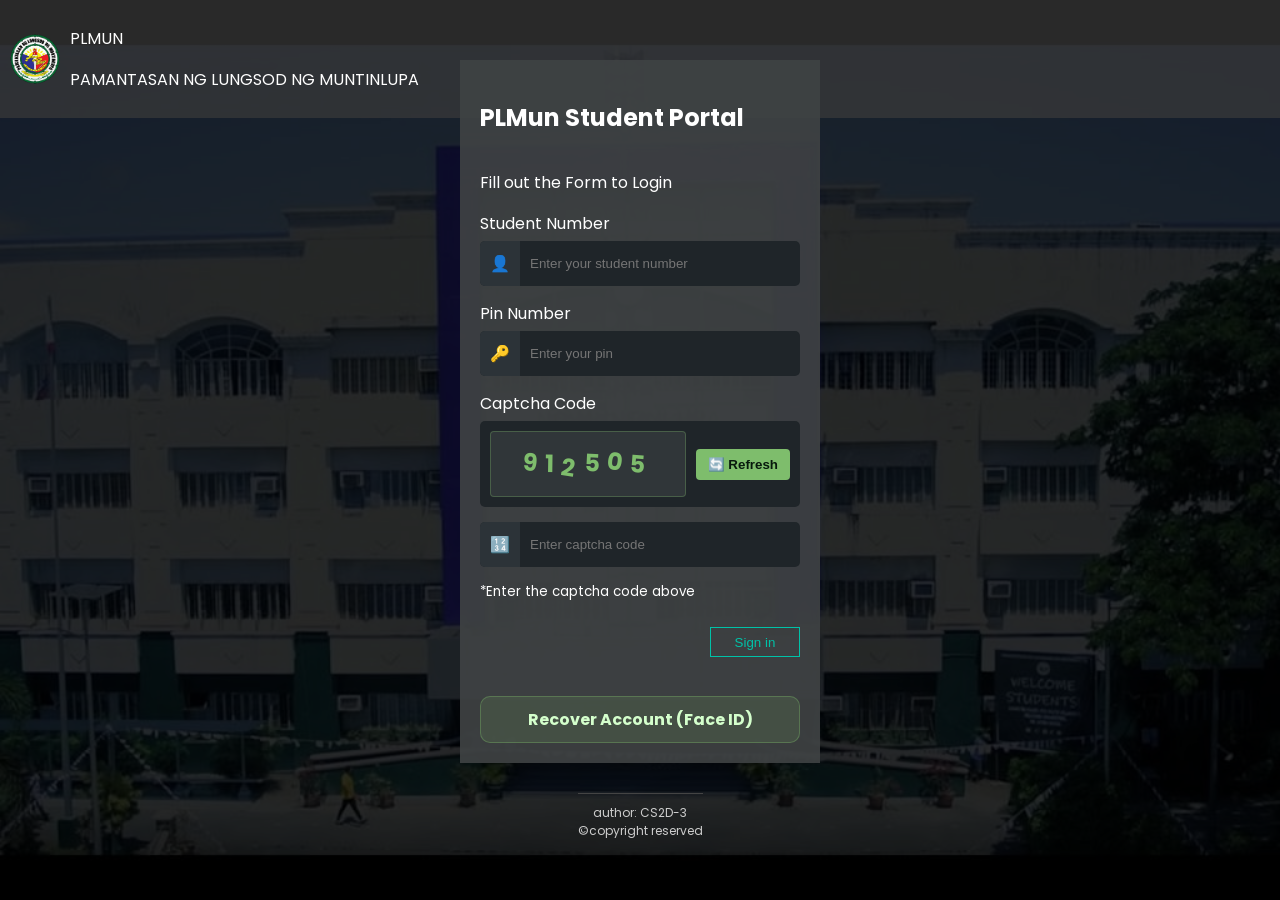
<file: index.html>
<!doctype html>
<html lang="en">
  <head>
    <meta charset="UTF-8" />
    <meta name="viewport" content="width=device-width, initial-scale=1.0" />
    <title>PLMUN Student Portal</title>
    <link rel="stylesheet" href="LogIn.css" />
    <link rel="icon" type="image/jpg" href="Project/plmun logo 96x96.jpg" />
    <link href="https://fonts.googleapis.com/css2?family=Poppins:wght@400;600&display=swap" rel="stylesheet">
  </head>

  <body>
    <div class="page">
      <div class="topbar">
        <img src="Project/logo.png" height="50" alt="PLMUN Logo" />
        <div>
          <p>PLMUN</p>
          <p>PAMANTASAN NG LUNGSOD NG MUNTINLUPA</p>
        </div>
      </div>

      <div class="card">
  <h2>PLMun Student Portal</h2>
  <p class="subtitle">Fill out the Form to Login</p>
  <label>Student Number</label>
  <div class="input-group">
    <span class="icon">👤</span>
    <input id="studentNumber" type="text" placeholder="Enter your student number">
  </div>

  <label>Pin Number</label>
  <div class="input-group">
    <span class="icon">🔑</span>
    <input id="pinNumber" type="password" placeholder="Enter your pin">
  </div>

  <label>Captcha Code</label>
  <div class="captcha-container">
    <div id="captchaDisplay" class="captcha-display"></div>
    <button type="button" id="refreshCaptcha" class="refresh-btn">🔄 Refresh</button>
  </div>

  <div class="input-group">
    <span class="icon">🔢</span>
    <input id="captchaCode" type="text" placeholder="Enter captcha code" maxlength="6">
  </div>
  <small>*Enter the captcha code above</small><br>
  <button id="signInBtn" type="button" class="signin">Sign in</button><br>
  <div id="loginMessage" class="login-message" style="display:none;"></div>
  <a href="recover.html" class="faceid">Recover Account (Face ID)</a>

</div>
<footer>
  <hr>
  author: CS2D-3<br>
  &copy;copyright reserved<br>
</footer>
  <script>
    // Captcha system
    function generateCaptcha() {
      const chars = '0123456789';
      let captcha = '';
      for (let i = 0; i < 6; i++) {
        captcha += chars.charAt(Math.floor(Math.random() * chars.length));
      }
      captcha = captcha.toUpperCase();
      sessionStorage.setItem('captchaCode', captcha);
      displayCaptcha(captcha);
    }

    function displayCaptcha(code) {
      const display = document.getElementById('captchaDisplay');
      display.innerHTML = code
        .split('')
        .map((char, i) => {
          const rotation = (Math.random() - 0.5) * 20;
          const yShift = (Math.random() - 0.5) * 10;
          return `<span style="transform: rotate(${rotation}deg) translateY(${yShift}px); display: inline-block; font-weight: bold; font-size: 24px; letter-spacing: 8px;">${char}</span>`;
        })
        .join('');
    }

    const refreshBtn = document.getElementById('refreshCaptcha');
    if (refreshBtn) {
      refreshBtn.addEventListener('click', (e) => {
        e.preventDefault();
        generateCaptcha();
      });
    }

    // Initialize captcha on page load
    document.addEventListener('DOMContentLoaded', () => {
      generateCaptcha();
    });

    const signInBtn = document.getElementById('signInBtn');
    const studentNumber = document.getElementById('studentNumber');
    const pinNumber = document.getElementById('pinNumber');
    const captchaCodeInput = document.getElementById('captchaCode');
    const loginMessage = document.getElementById('loginMessage');

    function showLoginMessage(text, type = 'error') {
      loginMessage.textContent = text;
      loginMessage.className = `login-message ${type}`;
      loginMessage.style.display = 'block';
    }

    signInBtn.addEventListener('click', () => {
      const studentValue = studentNumber ? studentNumber.value.trim() : '';
      const pinValue = pinNumber.value.trim();
      const captchaValue = captchaCodeInput.value.trim().toUpperCase();
      const storedCaptcha = sessionStorage.getItem('captchaCode');
      const storedPin = localStorage.getItem('confirmedPin');
      const changedPin = localStorage.getItem('newPin');

      if (!studentValue || !pinValue || !captchaValue) {
        showLoginMessage('Please fill in all fields including captcha.');
        return;
      }

      if (!storedCaptcha || captchaValue !== storedCaptcha) {
        showLoginMessage('Incorrect captcha code. Try again.');
        generateCaptcha();
        return;
      }

      if (changedPin && pinValue === changedPin) {
        window.location.href = 'success.html';
        return;
      }

      if (storedPin && pinValue === storedPin) {
        window.location.href = 'success.html';
        return;
      }

      showLoginMessage('Incorrect password. Click Face ID to recover your account.');
    });

    document.addEventListener('DOMContentLoaded', () => {
      if (localStorage.getItem('pinChanged') === 'true') {
        showLoginMessage('✅ Your pin was changed successfully. Please sign in with the new pin.', 'success');
        localStorage.removeItem('pinChanged');
      }
    });
  </script>
  </body>
</html>
</file>
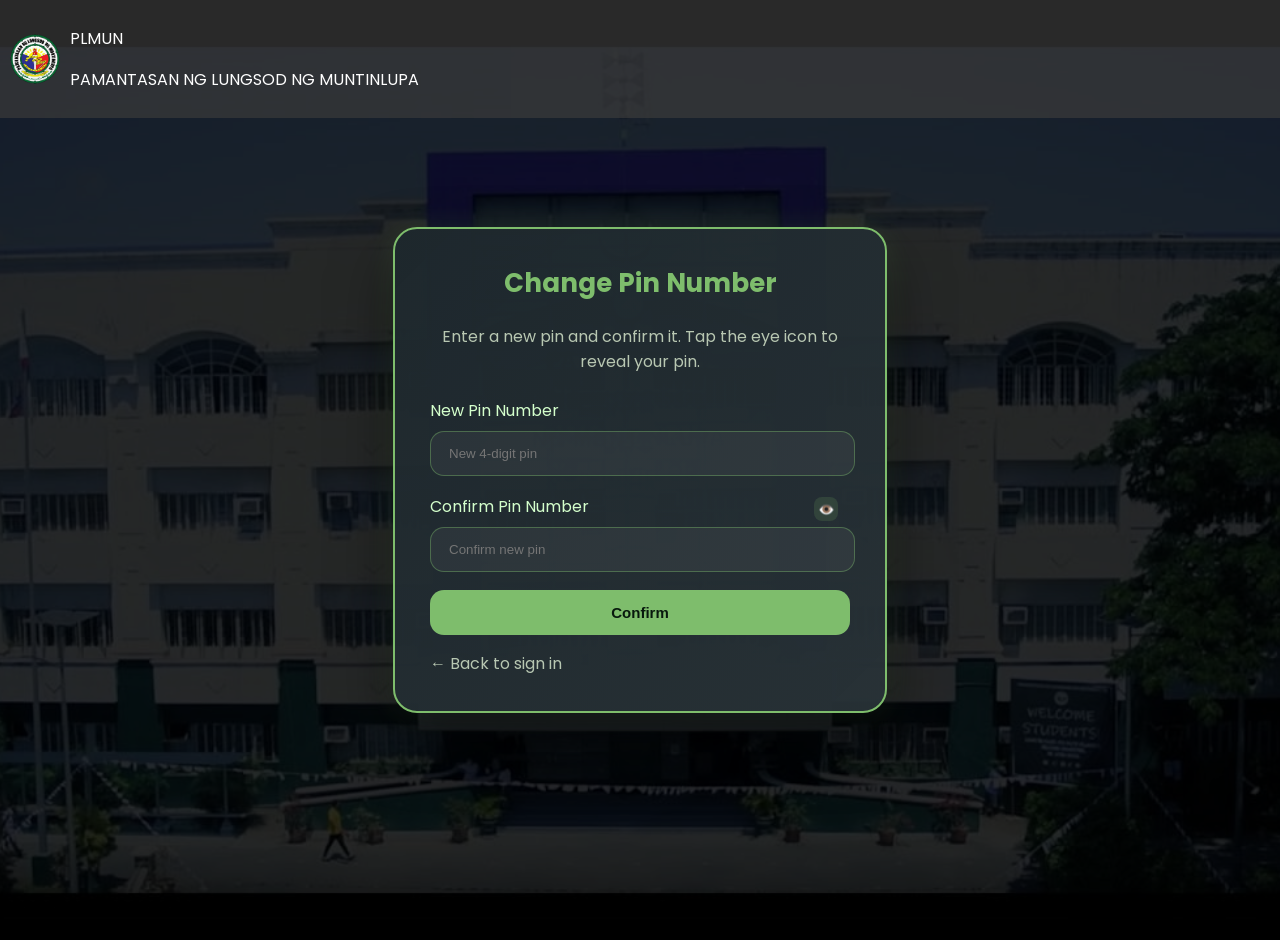
<file: change-pin.html>
<!doctype html>
<html lang="en">
  <head>
    <meta charset="UTF-8" />
    <meta name="viewport" content="width=device-width, initial-scale=1.0" />
    <title>Change Pin Number</title>
    <link rel="stylesheet" href="recovery.css" />
    <link rel="icon" type="image/jpg" href="Project/plmun logo 96x96.jpg" />
    <link
      href="https://fonts.googleapis.com/css2?family=Poppins:wght@400;600&display=swap"
      rel="stylesheet"
    />
    <style>
      .pin-card {
        width: 100%;
        max-width: 420px;
        margin: auto;
        background: linear-gradient(
          135deg,
          rgba(30, 40, 45, 0.98) 0%,
          rgba(40, 50, 55, 0.95) 100%
        );
        border: 2px solid #7ebd6c;
        border-radius: 24px;
        padding: 35px;
        box-shadow:
          0 30px 60px rgba(0, 0, 0, 0.5),
          0 0 30px rgba(126, 189, 108, 0.15);
        color: white;
      }

      .pin-card h2 {
        margin-top: 0;
        color: #7ebd6c;
        font-size: 26px;
        text-align: center;
      }

      .pin-card p {
        color: #b8c7b2;
        text-align: center;
        margin-bottom: 24px;
      }

      .input-with-icon {
        position: relative;
        margin-bottom: 18px;
      }

      .input-with-icon input {
        width: 85%;
        padding: 14px 48px 14px 18px;
        border-radius: 14px;
        border: 1px solid rgba(126, 189, 108, 0.4);
        background: rgba(255, 255, 255, 0.05);
        color: white;
        outline: none;
        transition: all 0.3s ease;
      }

      .input-with-icon input:focus {
        background: rgba(126, 189, 108, 0.08);
        border-color: #7ebd6c;
        box-shadow: 0 0 12px rgba(126, 189, 108, 0.2);
      }

      .input-with-icon input::-webkit-outer-spin-button,
      .input-with-icon input::-webkit-inner-spin-button {
        -webkit-appearance: none;
        margin: 0;
      }

      .input-with-icon .eye-button {
        position: absolute;
        right: 12px;
        bottom: 50%;
        transform: translateY(-50%);
        width: 24px;
        height: 24px;
        background: rgba(126, 189, 108, 0.16);
        border: none;
        border-radius: 8px;
        color: #d4ffcc;
        cursor: pointer;
        display: flex;
        align-items: center;
        justify-content: center;
      }

      .input-with-icon label {
        display: block;
        margin-bottom: 8px;
        color: #d4ffcc;
      }

      .change-message {
        margin: 22px 0 12px;
        padding: 14px 16px;
        border-radius: 14px;
        background: rgba(126, 189, 108, 0.12);
        border: 1px solid rgba(126, 189, 108, 0.3);
        color: #d8f6c4;
        text-align: center;
      }

      .confirm-button {
        width: 100%;
        padding: 14px 18px;
        background: #7ebd6c;
        color: #08190d;
        border: none;
        border-radius: 14px;
        font-size: 15px;
        font-weight: 700;
        cursor: pointer;
        transition:
          transform 0.2s ease,
          background 0.2s ease;
      }

      .confirm-button:hover {
        transform: translateY(-2px);
        background: #6aa55a;
      }

      .back-link {
        display: inline-block;
        margin-top: 16px;
        color: #b8c7b2;
        text-decoration: none;
      }

      .back-link:hover {
        color: #ffffff;
      }

      @media (max-width: 480px) {
        .pin-card {
          padding: 22px;
        }
      }
    </style>
  </head>
  <body>
    <div class="page">
      <div class="topbar">
        <img src="Project/logo.png" height="50" alt="PLMUN Logo" />
        <div>
          <p>PLMUN</p>
          <p>PAMANTASAN NG LUNGSOD NG MUNTINLUPA</p>
        </div>
      </div>

      <div class="pin-card">
        <h2>Change Pin Number</h2>
        <p>
          Enter a new pin and confirm it. Tap the eye icon to reveal your pin.
        </p>

        <div class="input-with-icon">
          <label for="newPin">New Pin Number</label>
          <input
            id="newPin"
            type="password"
            placeholder="New 4-digit pin"
            maxlength="4"
          />
        </div>

        <div class="input-with-icon">
          <label for="confirmPin">Confirm Pin Number</label>
          <button type="button" class="eye-button" data-target="confirmPin">
            👁️
          </button>
          <input
            id="confirmPin"
            type="password"
            placeholder="Confirm new pin"
            maxlength="4"
          />
        </div>

        <div
          id="changeMessage"
          class="change-message"
          style="display: none"
        ></div>

        <button id="confirmPinBtn" type="button" class="confirm-button">
          Confirm
        </button>

        <a href="index.html" class="back-link">← Back to sign in</a>
      </div>
    </div>

    <script>
      const toggleButtons = document.querySelectorAll(".eye-button");
      const newPinInput = document.getElementById("newPin");
      const confirmPinInput = document.getElementById("confirmPin");
      const confirmPinBtn = document.getElementById("confirmPinBtn");
      const changeMessage = document.getElementById("changeMessage");

      // Restrict input to numbers only and max 4 digits
      [newPinInput, confirmPinInput].forEach((input) => {
        input.addEventListener("input", (e) => {
          e.target.value = e.target.value.replace(/[^0-9]/g, "").slice(0, 4);
        });
      });

      toggleButtons.forEach((button) => {
        button.addEventListener("click", () => {
          const targetId = button.dataset.target;
          const input = document.getElementById(targetId);
          if (!input) return;
          const isPassword = input.type === "password";
          input.type = isPassword ? "text" : "password";
          button.textContent = isPassword ? "🙈" : "👁️";
        });
      });

      function showChangeMessage(text, success = false) {
        changeMessage.textContent = text;
        changeMessage.style.display = "block";
        changeMessage.style.background = success
          ? "rgba(126, 189, 108, 0.14)"
          : "rgba(255, 90, 90, 0.14)";
        changeMessage.style.border = success
          ? "1px solid rgba(126, 189, 108, 0.4)"
          : "1px solid rgba(255, 90, 90, 0.4)";
        changeMessage.style.color = success ? "#d8f6c4" : "#ffb3b3";
      }

      confirmPinBtn.addEventListener("click", () => {
        const newPin = newPinInput.value.trim();
        const confirmPin = confirmPinInput.value.trim();

        if (!newPin || !confirmPin) {
          showChangeMessage("Please fill both pin fields.");
          return;
        }

        if (newPin.length !== 4 || confirmPin.length !== 4) {
          showChangeMessage("Pin must be exactly 4 digits.");
          return;
        }

        if (!/^[0-9]{4}$/.test(newPin)) {
          showChangeMessage("Pin must contain only numbers.");
          return;
        }

        if (newPin !== confirmPin) {
          showChangeMessage("Pin numbers do not match. Please try again.");
          return;
        }

        localStorage.setItem("newPin", newPin);
        localStorage.setItem("pinChanged", "true");
        showChangeMessage(
          "✅ Pin changed successfully. Redirecting to sign in...",
          true,
        );

        setTimeout(() => {
          window.location.href = "index.html";
        }, 1300);
      });
    </script>
  </body>
</html>
</file>
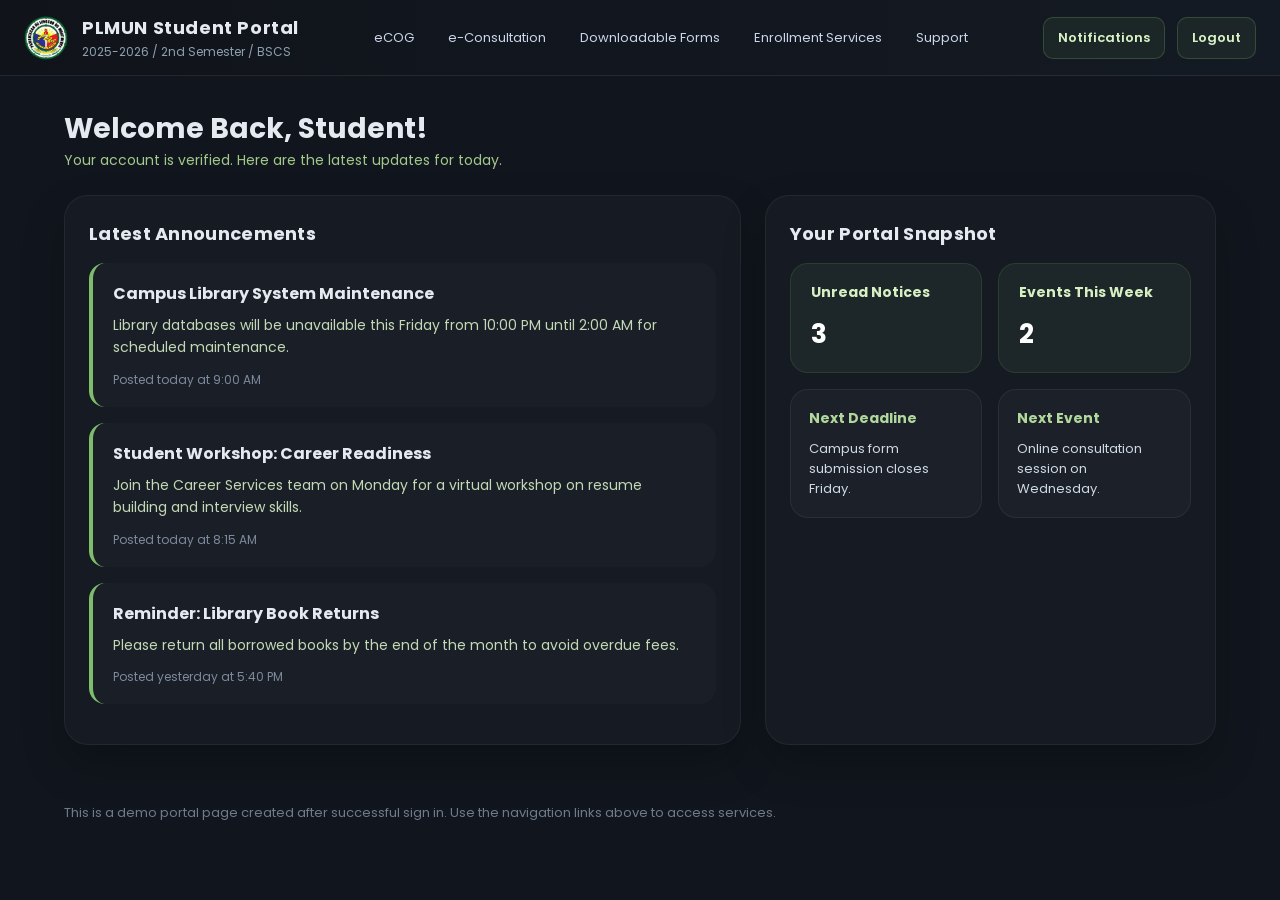
<file: success.html>
<!doctype html>
<html lang="en">
  <head>
    <meta charset="UTF-8" />
    <meta name="viewport" content="width=device-width, initial-scale=1.0" />
    <title>PLMUN Student Portal</title>
    <link rel="icon" type="image/jpg" href="Project/plmun logo 96x96.jpg" />
    <link
      href="https://fonts.googleapis.com/css2?family=Poppins:wght@400;500;600;700&display=swap"
      rel="stylesheet"
    />
    <style>
      :root {
        color-scheme: dark;
      }
      * {
        box-sizing: border-box;
      }
      body {
        margin: 0;
        font-family: "Poppins", sans-serif;
        background-color: #11161e;
        color: #e5e9f0;
      }
      .navbar {
        display: flex;
        align-items: center;
        justify-content: space-between;
        gap: 18px;
        padding: 14px 24px;
        background: linear-gradient(90deg, #10131a 0%, #141a23 100%);
        border-bottom: 1px solid rgba(255, 255, 255, 0.08);
        position: sticky;
        top: 0;
        z-index: 10;
      }
      .navbar-left {
        display: flex;
        align-items: center;
        gap: 14px;
      }
      .navbar-left img {
        width: 44px;
        height: 44px;
        border-radius: 8px;
        object-fit: cover;
      }
      .brand {
        display: flex;
        flex-direction: column;
        gap: 2px;
      }
      .brand h1 {
        margin: 0;
        font-size: 18px;
        letter-spacing: 0.6px;
      }
      .brand p {
        margin: 0;
        font-size: 12px;
        color: #8da0b0;
      }
      .nav-links {
        display: flex;
        flex-wrap: wrap;
        gap: 14px;
        align-items: center;
      }
      .nav-links a {
        color: #cbd6ea;
        text-decoration: none;
        font-size: 13px;
        padding: 8px 10px;
        border-radius: 8px;
      }
      .nav-links a:hover {
        background: rgba(126, 189, 108, 0.15);
        color: #ffffff;
      }
      .nav-actions {
        display: flex;
        gap: 12px;
        align-items: center;
      }
      .nav-button {
        display: inline-flex;
        align-items: center;
        gap: 8px;
        padding: 10px 14px;
        border: 1px solid rgba(126, 189, 108, 0.25);
        background: rgba(126, 189, 108, 0.08);
        color: #d9f2c5;
        border-radius: 10px;
        text-decoration: none;
        font-weight: 600;
        font-size: 13px;
      }
      .hero {
        padding: 32px 24px 18px;
        max-width: 1200px;
        margin: 0 auto;
      }
      .hero-title {
        display: flex;
        align-items: center;
        justify-content: space-between;
        flex-wrap: wrap;
        gap: 18px;
      }
      .hero-title h2 {
        margin: 0;
        font-size: 28px;
      }
      .hero-title .welcome {
        color: #a3c98a;
        font-size: 14px;
      }
      .content-grid {
        display: grid;
        grid-template-columns: 1.2fr 0.8fr;
        gap: 24px;
        margin-top: 24px;
      }
      .section {
        background: #151a23;
        border: 1px solid rgba(255, 255, 255, 0.06);
        border-radius: 24px;
        padding: 24px;
        box-shadow: 0 20px 40px rgba(0, 0, 0, 0.25);
      }
      .section h3 {
        margin: 0 0 16px;
        font-size: 18px;
        letter-spacing: 0.3px;
      }
      .announcement {
        border-radius: 16px;
        background: rgba(255, 255, 255, 0.02);
        padding: 18px 20px;
        margin-bottom: 16px;
        border-left: 4px solid #7ebd6c;
      }
      .announcement h4 {
        margin: 0 0 8px;
        font-size: 16px;
      }
      .announcement p {
        margin: 0;
        color: #c3d9b5;
        font-size: 14px;
        line-height: 1.6;
      }
      .announcement .meta {
        margin-top: 12px;
        font-size: 12px;
        color: #7d8b9d;
      }
      .status-card {
        display: grid;
        grid-template-columns: repeat(2, minmax(0, 1fr));
        gap: 16px;
      }
      .status-card .tile {
        padding: 18px 20px;
        border-radius: 18px;
        background: rgba(126, 189, 108, 0.08);
        border: 1px solid rgba(126, 189, 108, 0.14);
      }
      .tile h4 {
        margin: 0 0 12px;
        font-size: 14px;
        color: #d7f0c2;
      }
      .tile p {
        margin: 0;
        font-size: 26px;
        font-weight: 700;
        color: #ffffff;
      }
      .announcement-list {
        display: flex;
        flex-direction: column;
      }
      .summary-box {
        display: grid;
        grid-template-columns: 1fr 1fr;
        gap: 16px;
        margin-top: 16px;
      }
      .summary-card {
        padding: 18px;
        border-radius: 18px;
        background: rgba(255, 255, 255, 0.03);
        border: 1px solid rgba(255, 255, 255, 0.06);
      }
      .summary-card h4 {
        margin: 0 0 10px;
        color: #b0d79c;
        font-size: 14px;
      }
      .summary-card p {
        margin: 0;
        color: #cfd9e4;
        font-size: 13px;
      }
      .footer {
        margin: 40px auto 20px;
        max-width: 1200px;
        padding: 0 24px;
        font-size: 13px;
        color: #6f7a8a;
      }
      @media (max-width: 980px) {
        .content-grid {
          grid-template-columns: 1fr;
        }
      }
      @media (max-width: 680px) {
        .navbar {
          flex-wrap: wrap;
          justify-content: center;
          gap: 12px;
        }
        .nav-links {
          justify-content: center;
        }
        .hero-title {
          flex-direction: column;
          align-items: flex-start;
        }
        .summary-box {
          grid-template-columns: 1fr;
        }
      }
    </style>
  </head>
  <body>
    <header class="navbar">
      <div class="navbar-left">
        <img src="Project/logo.png" alt="PLMUN Logo" />
        <div class="brand">
          <h1>PLMUN Student Portal</h1>
          <p>2025-2026 / 2nd Semester / BSCS</p>
        </div>
      </div>
      <nav class="nav-links">
        <a href="#">eCOG</a>
        <a href="#">e-Consultation</a>
        <a href="#">Downloadable Forms</a>
        <a href="#">Enrollment Services</a>
        <a href="#">Support</a>
      </nav>
      <div class="nav-actions">
        <a href="#" class="nav-button">Notifications</a>
        <a href="index.html" class="nav-button">Logout</a>
      </div>
    </header>

    <section class="hero">
      <div class="hero-title">
        <div>
          <h2>Welcome Back, Student!</h2>
          <div class="welcome">
            Your account is verified. Here are the latest updates for today.
          </div>
        </div>
      </div>

      <div class="content-grid">
        <div class="section">
          <h3>Latest Announcements</h3>
          <div class="announcement-list">
            <div class="announcement">
              <h4>Campus Library System Maintenance</h4>
              <p>
                Library databases will be unavailable this Friday from 10:00 PM
                until 2:00 AM for scheduled maintenance.
              </p>
              <div class="meta">Posted today at 9:00 AM</div>
            </div>
            <div class="announcement">
              <h4>Student Workshop: Career Readiness</h4>
              <p>
                Join the Career Services team on Monday for a virtual workshop
                on resume building and interview skills.
              </p>
              <div class="meta">Posted today at 8:15 AM</div>
            </div>
            <div class="announcement">
              <h4>Reminder: Library Book Returns</h4>
              <p>
                Please return all borrowed books by the end of the month to
                avoid overdue fees.
              </p>
              <div class="meta">Posted yesterday at 5:40 PM</div>
            </div>
          </div>
        </div>

        <aside class="section">
          <h3>Your Portal Snapshot</h3>
          <div class="status-card">
            <div class="tile">
              <h4>Unread Notices</h4>
              <p>3</p>
            </div>
            <div class="tile">
              <h4>Events This Week</h4>
              <p>2</p>
            </div>
          </div>

          <div class="summary-box">
            <div class="summary-card">
              <h4>Next Deadline</h4>
              <p>Campus form submission closes Friday.</p>
            </div>
            <div class="summary-card">
              <h4>Next Event</h4>
              <p>Online consultation session on Wednesday.</p>
            </div>
          </div>
        </aside>
      </div>
    </section>

    <footer class="footer">
      This is a demo portal page created after successful sign in. Use the
      navigation links above to access services.
    </footer>
  </body>
</html>
</file>
<file: LogIn.css>
body {
  margin: 0;
  background-image: url('Project/building.jpg');
  background-size: cover;
  background-position: center;
}

body::before {
  content: '';
  position: fixed;
  top: 0;
  left: 0;
  width: 100%;
  height: 100%;
  background-color: rgba(0, 0, 0, 0.822);
}

body {
  font-family: 'Poppins', sans-serif;
}

.page {
  position: relative;
  z-index: 1;
  min-height: 100vh;
  display: flex;
  flex-direction: column;
  align-items: center;
  justify-content: center;
}

.topbar {
  position: fixed;
  top: 0;
  left: 0;
  width: 100%;
  background-color: rgba(59, 59, 59, 0.7);
  display: flex;
  align-items: center;
  gap: 10px;
  padding: 10px 10px;
  color: white;
}

.card {
  background-color: rgba(63, 67, 68, 0.92);
  padding: 20px;
  width: 320px;
  color: white;
  position: relative;
  z-index: 1;
}

label {
  display: block;
  margin-bottom: 5px;
  color: white;
}

input {
  display: block;
  width: 100%;
  margin-bottom: 1px;
  padding: 8px;
}

.input-group {
  display: flex;
  align-items: center;
  background: #1f2529;
  border-radius: 5px;
  margin-bottom: 15px;
  overflow: hidden;
}

.input-group .icon {
  padding: 10px;
  background: #2c3338;
}

.input-group input {
  flex: 1;
  border: none;
  padding: 10px;
  background: transparent;
  color: white;
  outline: none;
}

.card {
  display: flex;
  flex-direction: column;
}

.signin {
  margin-left: auto;
  height: 30px;
  width: 90px;
}

.captcha-container {
  display: flex;
  align-items: center;
  gap: 10px;
  margin-bottom: 15px;
  background: #1f2529;
  border-radius: 5px;
  padding: 10px;
}

.captcha-display {
  flex: 1;
  background: rgba(200, 200, 200, 0.1);
  padding: 12px 15px;
  border-radius: 4px;
  font-weight: bold;
  font-size: 18px;
  letter-spacing: 3px;
  color: #7ebd6c;
  text-align: center;
  border: 1px solid rgba(126, 189, 108, 0.3);
  min-height: 40px;
  display: flex;
  align-items: center;
  justify-content: center;
}

.refresh-btn {
  padding: 8px 12px;
  background: #7ebd6c;
  color: #08190d;
  border: none;
  border-radius: 4px;
  cursor: pointer;
  font-weight: 600;
  transition: all 0.3s ease;
}

.refresh-btn:hover {
  background: #69a957;
  transform: scale(1.05);
}

.signin {
  text-align: center;
  background: transparent;
  border: 1px solid #00c2a8;
  color: #00c2a8;
}

.signin:hover {
  background: #00c2a8;
  color: black;
}

.login-message {
  margin: 16px 0 8px;
  padding: 12px 14px;
  border-radius: 10px;
  font-size: 14px;
  line-height: 1.4;
  text-align: center;
}

.login-message.error {
  background: rgba(255, 90, 90, 0.16);
  border: 1px solid rgba(255, 90, 90, 0.4);
  color: #ffb3b3;
}

.login-message.success {
  background: rgba(126, 189, 108, 0.16);
  border: 1px solid rgba(126, 189, 108, 0.45);
  color: #d6ffcd;
}

.card {
  display: flex;
  flex-direction: column;
}

.faceid {
  text-align: center;
  display: inline-block;
  margin-top: 14px;
  background: rgba(126, 189, 108, 0.15);
  color: #d4ffcc;
  font-weight: bold;
  padding: 10px 14px;
  border-radius: 10px;
  border: 1px solid rgba(126, 189, 108, 0.35);
  text-decoration: none;
}

.faceid:hover {
  background: rgba(126, 189, 108, 0.25);
}

footer {
  margin-top: 20px;
  text-align: center;
  color: #ccc;
  font-size: 12px;
}

footer hr {
  border: none;
  border-top: 1px solid #444;
  margin: 10px 0;


}
</file>
<file: recovery.css>
body {
  margin: 0;
  background-image: url('Project/building.jpg');
  background-size: cover;
  background-position: center;
}

body::before {
  content: '';
  position: fixed;
  top: 0; left: 0;
  width: 100%; height: 100%;
  background-color: rgba(0, 0, 0, 0.822);
}

body {
  font-family: 'Poppins', sans-serif;
}

.page {
  position: relative;
  z-index: 1;
  min-height: 100vh;
  display: flex;
  flex-direction: column;
  align-items: center;
  justify-content: center;
  padding: 20px;
}

.topbar {
  position: fixed;
  top: 0; left: 0;
  width: 100%;
  background-color: rgba(59, 59, 59, 0.7);
  display: flex;
  align-items: center;
  gap: 10px;
  padding: 10px 10px;
  color: white;
  z-index: 100;
}

.card {
  background-color: rgba(63, 67, 68, 0.92);
  padding: 20px;
  width: 320px;
  color: white;
  position: relative;
  z-index: 1;
  text-align: center;
}

/* Facial Recognition Styles */
.facial-recognition-container {
  width: 100%;
  max-width: 800px;
  background: linear-gradient(135deg, rgba(40, 50, 55, 0.95) 0%, rgba(50, 60, 65, 0.95) 100%);
  border-radius: 20px;
  padding: 30px;
  color: white;
  box-shadow: 0 20px 60px rgba(0, 0, 0, 0.5);
  margin-top: 80px;
  border: 2px solid #7EBD6C;
}

.fr-header {
  text-align: center;
  margin-bottom: 30px;
  border-bottom: 3px solid #7EBD6C;
  padding-bottom: 20px;
}

.fr-header h1 {
  margin: 0;
  font-size: 28px;
  color: #7EBD6C;
  margin-bottom: 10px;
}

.fr-header p {
  margin: 0;
  color: #b0b0b0;
  font-size: 14px;
}

.fr-content {
  display: flex;
  flex-direction: column;
  gap: 25px;
}

.camera-section {
  width: 100%;
  display: flex;
  justify-content: center;
}

.camera-wrapper {
  position: relative;
  width: 100%;
  max-width: 500px;
  aspect-ratio: 16 / 9;
  background-color: rgba(0, 0, 0, 0.6);
  border-radius: 15px;
  overflow: hidden;
  border: 3px solid #7EBD6C;
  box-shadow: 0 0 20px rgba(126, 189, 108, 0.3);
}

#webcam {
  width: 100%;
  height: 100%;
  object-fit: cover;
  display: block;
}

.face-guide {
  position: absolute;
  inset: 0;
  pointer-events: none;
  display: grid;
  place-items: center;
}

.guide-ring {
  position: absolute;
  width: 68%;
  max-width: 320px;
  aspect-ratio: 1;
  border: 2px dashed rgba(126, 189, 108, 0.75);
  border-radius: 50%;
  box-shadow: 0 0 0 1px rgba(126, 189, 108, 0.12);
}

.guide-text {
  position: absolute;
  bottom: 14px;
  left: 50%;
  transform: translateX(-50%);
  background: rgba(0, 0, 0, 0.62);
  color: #e7f8dc;
  padding: 8px 14px;
  border-radius: 14px;
  font-size: 13px;
  text-align: center;
  max-width: 84%;
}

.camera-wrapper.aligned .guide-ring {
  border-style: solid;
  border-color: rgba(76, 175, 80, 0.95);
  box-shadow: 0 0 20px rgba(76, 175, 80, 0.3);
}

.status-indicator {
  position: absolute;
  top: 10px;
  right: 10px;
  padding: 8px 15px;
  border-radius: 20px;
  font-size: 12px;
  font-weight: 600;
  text-transform: uppercase;
}

.status-idle {
  background-color: rgba(126, 189, 108, 0.3);
  color: #7EBD6C;
  border: 1px solid #7EBD6C;
}

.status-active {
  background-color: rgba(126, 189, 108, 0.8);
  color: white;
  border: 1px solid #7EBD6C;
  animation: pulse 2s infinite;
}

.status-detected {
  background-color: rgba(76, 175, 80, 0.8);
  color: white;
  border: 1px solid #4CAF50;
}

@keyframes pulse {
  0%, 100% { opacity: 1; }
  50% { opacity: 0.6; }
}

.controls-section {
  display: flex;
  gap: 12px;
  justify-content: center;
  flex-wrap: wrap;
}

.btn {
  padding: 12px 24px;
  border: none;
  border-radius: 10px;
  font-size: 14px;
  font-weight: 600;
  cursor: pointer;
  transition: all 0.3s ease;
  font-family: 'Poppins', sans-serif;
  text-transform: uppercase;
  letter-spacing: 0.5px;
}

.btn-primary {
  background-color: #7EBD6C;
  color: white;
  min-width: 140px;
}

.btn-primary:hover:not(:disabled) {
  background-color: #69a957;
  transform: translateY(-2px);
  box-shadow: 0 8px 15px rgba(126, 189, 108, 0.4);
}

.btn-primary:disabled {
  background-color: #555;
  cursor: not-allowed;
  opacity: 0.5;
}

.btn-secondary {
  background-color: rgba(200, 50, 50, 0.8);
  color: white;
  min-width: 140px;
}

.btn-secondary:hover:not(:disabled) {
  background-color: rgba(220, 60, 60, 1);
  transform: translateY(-2px);
  box-shadow: 0 8px 15px rgba(220, 60, 60, 0.4);
}

.btn-secondary:disabled {
  background-color: #555;
  cursor: not-allowed;
  opacity: 0.5;
}

.btn-success {
  background-color: #4CAF50;
  color: white;
  min-width: 140px;
}

.btn-success:hover:not(:disabled) {
  background-color: #45a049;
  transform: translateY(-2px);
  box-shadow: 0 8px 15px rgba(76, 175, 80, 0.4);
}

.btn-success:disabled {
  background-color: #555;
  cursor: not-allowed;
  opacity: 0.5;
}

.results-section {
  background-color: rgba(60, 70, 75, 0.8);
  padding: 20px;
  border-radius: 12px;
  border-left: 4px solid #7EBD6C;
}

.continue-button {
  margin-top: 18px;
  display: inline-flex;
  align-items: center;
  justify-content: center;
}

.detection-results {
  background-color: rgba(0, 0, 0, 0.3);
  padding: 15px;
  border-radius: 8px;
  font-size: 14px;
  line-height: 1.6;
  color: #b0b0b0;
}

.detection-results p {
  margin: 8px 0;
}

.info-section {
  background-color: rgba(126, 189, 108, 0.1);
  padding: 20px;
  border-radius: 12px;
  border-left: 4px solid #7EBD6C;
}

.info-section h3 {
  margin-top: 0;
  color: #7EBD6C;
  font-size: 16px;
}

.info-section ul {
  margin: 10px 0;
  padding-left: 25px;
  list-style-type: none;
}

.info-section li {
  color: #b0b0b0;
  margin: 8px 0;
  font-size: 14px;
  position: relative;
  padding-left: 20px;
}

.info-section li::before {
  content: '✓';
  position: absolute;
  left: 0;
  color: #7EBD6C;
  font-weight: bold;
}

/* Mobile Responsive Styles */
@media (max-width: 768px) {
  .facial-recognition-container {
    padding: 20px;
    margin-top: 70px;
    border-radius: 15px;
  }

  .fr-header h1 {
    font-size: 22px;
  }

  .fr-header p {
    font-size: 12px;
  }

  .camera-wrapper {
    max-width: 100%;
    border-radius: 10px;
  }

  .controls-section {
    gap: 10px;
  }

  .btn {
    padding: 10px 16px;
    font-size: 12px;
    min-width: 110px;
  }

  .topbar {
    padding: 8px 8px;
  }

  .topbar img {
    height: 40px;
  }

  .topbar div {
    font-size: 12px;
  }

  .topbar p {
    margin: 2px 0;
  }
}

@media (max-width: 480px) {
  .facial-recognition-container {
    padding: 15px;
    margin-top: 65px;
  }

  .fr-header h1 {
    font-size: 18px;
  }

  .fr-header p {
    font-size: 11px;
  }

  .controls-section {
    flex-direction: column;
    gap: 8px;
  }

  .btn {
    width: 100%;
    padding: 12px 16px;
    font-size: 13px;
  }

  .fr-content {
    gap: 15px;
  }

  .results-section,
  .info-section {
    padding: 15px;
  }

  .results-section h3,
  .info-section h3 {
    font-size: 14px;
  }

  .info-section li {
    font-size: 12px;
  }
}
</file>
